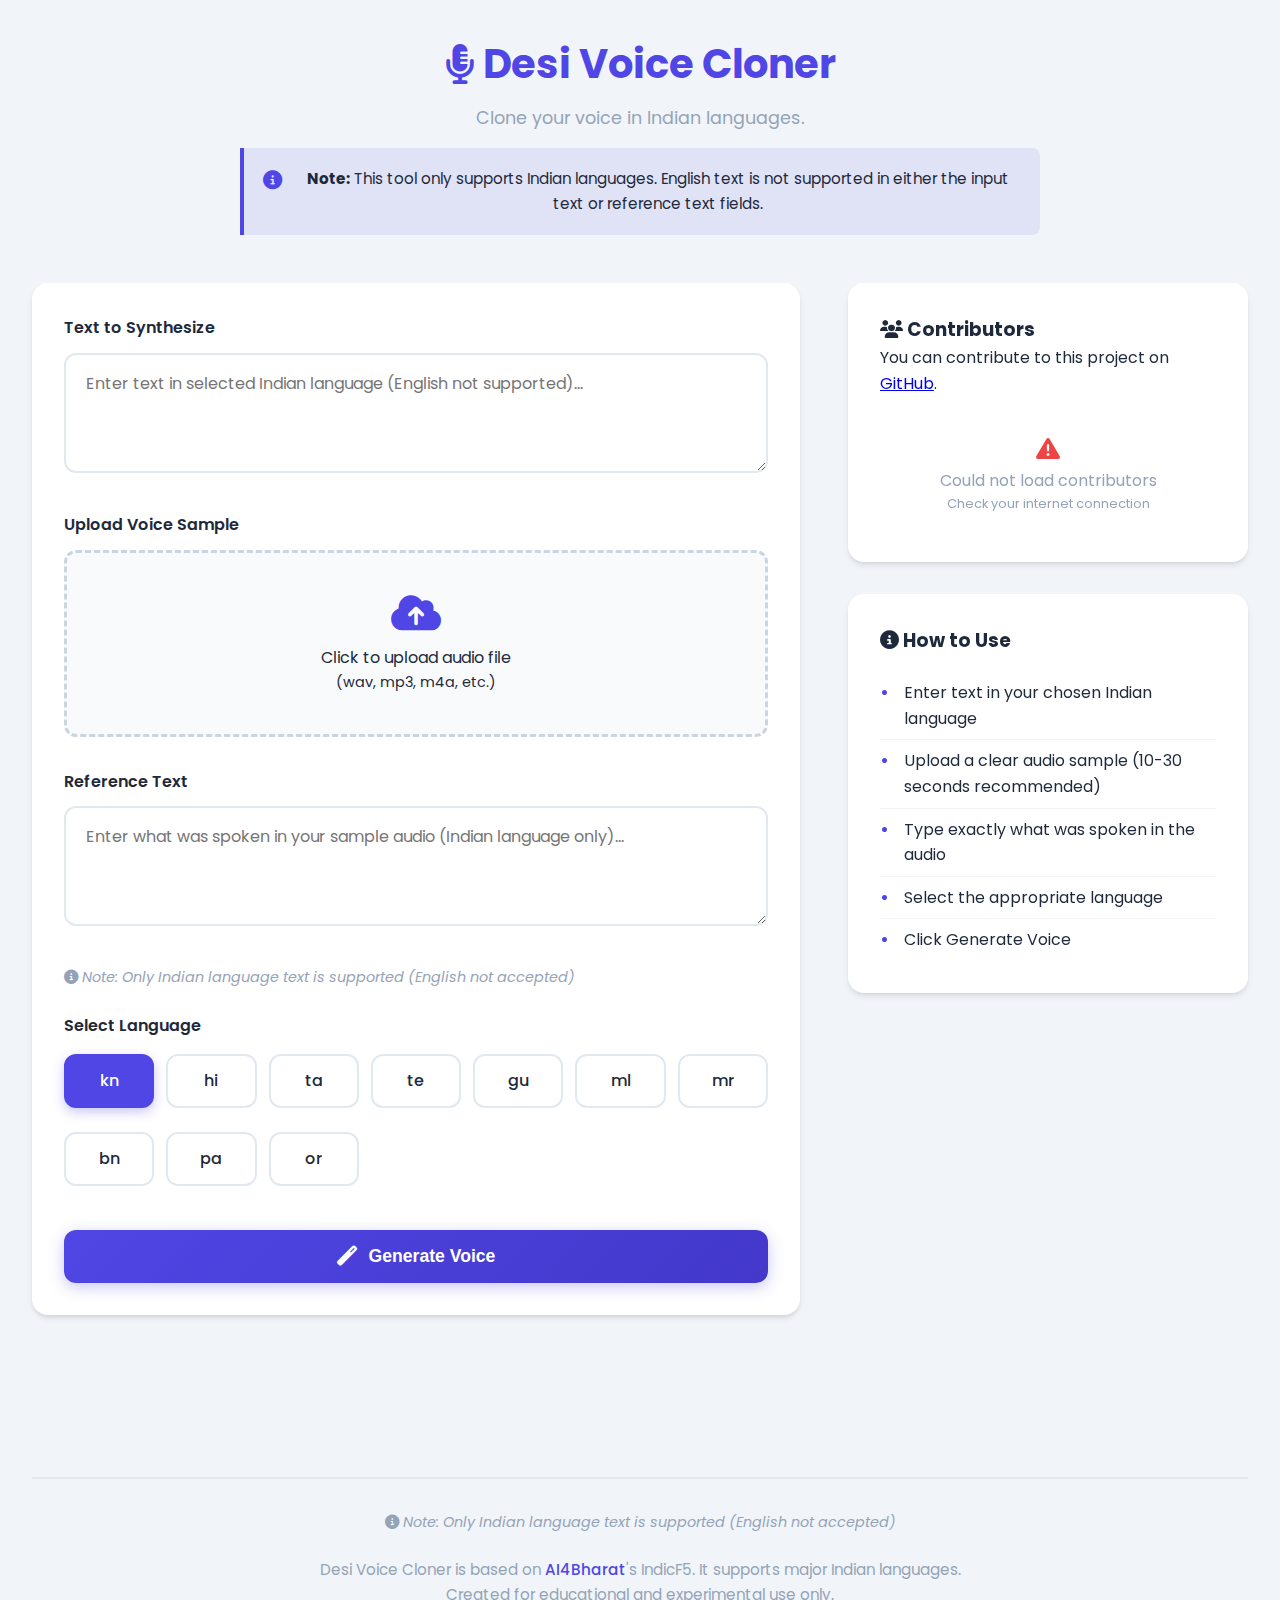
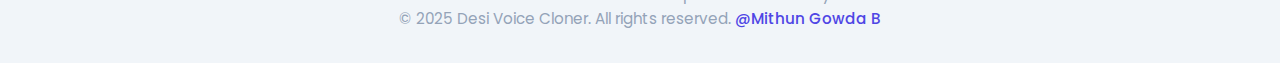
<file: templates/index.html>
<!DOCTYPE html>
<html lang="en">
<head>
  <meta charset="UTF-8">
  <meta name="viewport" content="width=device-width, initial-scale=1.0">
  <title>Desi Voice Cloner</title>
  <link href="https://fonts.googleapis.com/css2?family=Poppins:wght@300;400;500;600;700&display=swap" rel="stylesheet">
  <link rel="stylesheet" href="https://cdnjs.cloudflare.com/ajax/libs/font-awesome/6.4.0/css/all.min.css">
  <link rel="stylesheet" href="/static/css/style.css">
</head>
<body>
  <div class="container">
    <header>
      <div class="logo">
        <i class="fas fa-microphone-alt"></i>
        <h1>Desi Voice Cloner</h1>
      </div>
      <p class="subtitle">Clone your voice in Indian languages.</p>
      <div class="language-note">
        <i class="fas fa-info-circle"></i>
        <p><strong>Note:</strong> This tool only supports Indian languages. English text is not supported in either the input text or reference text fields.</p>
      </div>
    </header>

    <div class="main-content">
      <div class="form-section">
        <div class="card">
          <form id="cloneForm" method="POST" enctype="multipart/form-data" action="/synthesize">
            <div class="form-group">
              <label for="text">Text to Synthesize</label>
              <textarea id="text" name="text" class="input-field" 
              placeholder="Enter text in selected Indian language (English not supported)..." required></textarea>
            </div>

            <div class="form-group">
              <label>Upload Voice Sample</label>
              <div class="file-upload">
                <i class="fas fa-cloud-upload-alt"></i>
                <p>Click to upload audio file</p>
                <p class="small">(wav, mp3, m4a, etc.)</p>
                <input type="file" id="audioInput" name="audio" accept="audio/*" required>
              </div>
            </div>

            <div class="form-group">
              <label for="ref_text">Reference Text</label>
              <textarea id="ref_text" name="ref_text" class="input-field" 
                        placeholder="Enter what was spoken in your sample audio (Indian language only)..." required></textarea>
            </div>

            <div class="form-group">
              <p class="small" style="color: var(--gray); margin-bottom: 1.5rem; font-style: italic;">
                <i class="fas fa-info-circle"></i> Note: Only Indian language text is supported (English not accepted)
              </p>
              <label>Select Language</label>
              <div class="language-selector">
                <label class="language-option selected">
                  <input type="radio" name="language" value="kn" checked> kn
                </label>
                <label class="language-option">
                  <input type="radio" name="language" value="hi"> hi
                </label>
                <label class="language-option">
                  <input type="radio" name="language" value="ta"> ta
                </label>
                <label class="language-option">
                  <input type="radio" name="language" value="te"> te
                </label>
                <label class="language-option">
                  <input type="radio" name="language" value="gu"> gu
                </label>
                <label class="language-option">
                  <input type="radio" name="language" value="ml"> ml
                </label>
                <label class="language-option">
                  <input type="radio" name="language" value="mr"> mr
                </label>
                <label class="language-option">
                  <input type="radio" name="language" value="bn"> bn
                </label>
                <label class="language-option">
                  <input type="radio" name="language" value="pa"> pa
                </label>
                <label class="language-option">
                  <input type="radio" name="language" value="or"> or
                </label>
              </div>
            </div>

            <button type="submit" class="btn">
              <i class="fas fa-magic"></i> Generate Voice
            </button>
          </form>
        </div>

        <div id="loader">
          <div class="spinner"></div>
          <p>Cloning your voice...</p>
          <p class="small">This may take a few moments</p>
        </div>

        <div id="result">
          <div class="result-card">
            <div class="result-header">
              <i class="fas fa-check-circle"></i>
              <h3>Voice Clone Generated!</h3>
            </div>
            <audio controls></audio>
            <a href="#" class="download-btn" download>
              <i class="fas fa-download"></i> Download Output
            </a>
          </div>
        </div>
      </div>

      <div class="sidebar">
        <div class="card">
          <h3><i class="fas fa-users"></i> Contributors</h3>
          <p>You can contribute to this project on <a href="https://github.com/mithun50/DVCloner" target="_blank">GitHub</a>.</p>
          <div id="contributors" class="contributors"></div>
        </div>

        <div class="card info-card">
          <h3><i class="fas fa-info-circle"></i> How to Use</h3>
          <ul>
            <li>Enter text in your chosen Indian language</li>
            <li>Upload a clear audio sample (10-30 seconds recommended)</li>
            <li>Type exactly what was spoken in the audio</li>
            <li>Select the appropriate language</li>
            <li>Click Generate Voice</li>
          </ul>
        </div>

        <div class="card features-card">
          <h3><i class="fas fa-star"></i> Features</h3>
          <div class="feature-list">
            <div class="feature-item">
              <i class="fas fa-language"></i>
              <span>10+ Indian Languages</span>
            </div>
            <div class="feature-item">
              <i class="fas fa-microphone"></i>
              <span>High Quality Voice Cloning</span>
            </div>
            <div class="feature-item">
              <i class="fas fa-download"></i>
              <span>Instant Download</span>
            </div>
            <div class="feature-item">
              <i class="fas fa-shield-alt"></i>
              <span>Privacy Focused</span>
            </div>
          </div>
        </div>
      </div>
    </div>

    <footer>
      <p class="small" style="color: var(--gray); margin-bottom: 1.5rem; font-style: italic;">
        <i class="fas fa-info-circle"></i> Note: Only Indian language text is supported (English not accepted)
      </p>
      <p>Desi Voice Cloner is based on <a href="https://ai4bharat.org/" target="_blank">AI4Bharat</a>'s IndicF5. It supports major Indian languages.</p>
      <p>Created for educational and experimental use only.</p>
      <p>© 2025 Desi Voice Cloner. All rights reserved. <a href="https://github.com/mithun50/" target="_blank">@Mithun Gowda B</a></p>
    </footer>
  </div>

  <script src="/static/script/script.js"></script>
</body>
</html>
</file>
<file: static/css/style.css>
:root {
  --primary: #4f46e5;
  --primary-dark: #4338ca;
  --secondary: #f59e0b;
  --dark: #1e293b;
  --light: #f8fafc;
  --gray: #94a3b8;
  --success: #10b981;
  --error: #ef4444;
}

* {
  margin: 0;
  padding: 0;
  box-sizing: border-box;
}

body {
  font-family: 'Poppins', sans-serif;
  background-color: #f1f5f9;
  color: var(--dark);
  line-height: 1.6;
}

.container {
  max-width: 1400px;
  margin: 0 auto;
  padding: 2rem;
}

header {
  text-align: center;
  margin-bottom: 3rem;
  position: relative;
}

.logo {
  display: flex;
  align-items: center;
  justify-content: center;
  gap: 0.5rem;
  margin-bottom: 0.5rem;
}

.logo i {
  color: var(--primary);
  font-size: 2.5rem;
}

h1 {
  font-size: 2.5rem;
  color: var(--primary);
  font-weight: 700;
}

.subtitle {
  color: var(--gray);
  margin-bottom: 1rem;
  font-size: 1.1rem;
}

.language-note {
  background-color: rgba(79, 70, 229, 0.1);
  border-left: 4px solid var(--primary);
  padding: 1.2rem;
  margin: 0 auto 2rem;
  max-width: 800px;
  display: flex;
  gap: 0.8rem;
  border-radius: 0 0.5rem 0.5rem 0;
}

.language-note i {
  color: var(--primary);
  font-size: 1.2rem;
  margin-top: 0.2rem;
}

.language-note p {
  margin: 0;
  font-size: 0.95rem;
  color: var(--dark);
}

/* Desktop Layout */
.main-content {
  display: grid;
  grid-template-columns: 1fr 400px;
  gap: 3rem;
  align-items: start;
}

.form-section {
  width: 100%;
}

.sidebar {
  position: sticky;
  top: 2rem;
}

.card {
  background: white;
  border-radius: 1rem;
  box-shadow: 0 4px 6px -1px rgba(0, 0, 0, 0.1), 0 2px 4px -1px rgba(0, 0, 0, 0.06);
  padding: 2rem;
  margin-bottom: 2rem;
  transition: transform 0.3s ease, box-shadow 0.3s ease;
}

.card:hover {
  transform: translateY(-2px);
  box-shadow: 0 8px 25px -5px rgba(0, 0, 0, 0.1), 0 4px 6px -2px rgba(0, 0, 0, 0.05);
}

.info-card ul {
  list-style: none;
  padding: 0;
  margin-top: 1rem;
}

.info-card li {
  padding: 0.5rem 0;
  border-bottom: 1px solid #f1f5f9;
  position: relative;
  padding-left: 1.5rem;
}

.info-card li:before {
  content: "•";
  color: var(--primary);
  font-weight: bold;
  position: absolute;
  left: 0;
}

.info-card li:last-child {
  border-bottom: none;
}

.features-card .feature-list {
  display: grid;
  gap: 1rem;
  margin-top: 1rem;
}

.feature-item {
  display: flex;
  align-items: center;
  gap: 0.75rem;
  padding: 0.75rem;
  background: rgba(79, 70, 229, 0.05);
  border-radius: 0.5rem;
  transition: all 0.3s ease;
}

.feature-item:hover {
  background: rgba(79, 70, 229, 0.1);
  transform: translateX(5px);
}

.feature-item i {
  color: var(--primary);
  font-size: 1.2rem;
  width: 20px;
  text-align: center;
}

.form-group {
  margin-bottom: 2rem;
}

label {
  display: block;
  margin-bottom: 0.75rem;
  font-weight: 600;
  color: var(--dark);
  font-size: 1rem;
}

.input-field {
  width: 100%;
  padding: 1rem 1.25rem;
  border: 2px solid #e2e8f0;
  border-radius: 0.75rem;
  font-family: inherit;
  font-size: 1rem;
  transition: all 0.3s ease;
  background: white;
}

.input-field:focus {
  outline: none;
  border-color: var(--primary);
  box-shadow: 0 0 0 4px rgba(79, 70, 229, 0.1);
  transform: translateY(-2px);
}

textarea.input-field {
  min-height: 120px;
  resize: vertical;
}

.file-upload {
  position: relative;
  display: flex;
  flex-direction: column;
  align-items: center;
  padding: 2.5rem;
  border: 3px dashed #cbd5e1;
  border-radius: 0.75rem;
  background: #f8fafc;
  cursor: pointer;
  transition: all 0.3s ease;
}

.file-upload:hover {
  border-color: var(--primary);
  background: rgba(79, 70, 229, 0.05);
  transform: translateY(-2px);
}

.file-upload i {
  font-size: 2.5rem;
  color: var(--primary);
  margin-bottom: 0.75rem;
}

.file-upload input {
  position: absolute;
  width: 100%;
  height: 100%;
  opacity: 0;
  cursor: pointer;
}

.language-selector {
  display: grid;
  grid-template-columns: repeat(auto-fill, minmax(90px, 1fr));
  gap: 0.75rem;
  margin-top: 1rem;
}

.language-option {
  padding: 0.75rem;
  border: 2px solid #e2e8f0;
  border-radius: 0.75rem;
  text-align: center;
  cursor: pointer;
  transition: all 0.3s ease;
  font-weight: 500;
  background: white;
}

.language-option:hover {
  border-color: var(--primary);
  background: rgba(79, 70, 229, 0.05);
  transform: translateY(-2px);
}

.language-option.selected {
  background-color: var(--primary);
  color: white;
  border-color: var(--primary);
  box-shadow: 0 4px 12px rgba(79, 70, 229, 0.3);
}

.language-option input {
  display: none;
}

.btn {
  background: linear-gradient(135deg, var(--primary) 0%, var(--primary-dark) 100%);
  color: white;
  border: none;
  border-radius: 0.75rem;
  padding: 1rem 2rem;
  font-size: 1.1rem;
  font-weight: 600;
  cursor: pointer;
  transition: all 0.3s ease;
  display: inline-flex;
  align-items: center;
  justify-content: center;
  gap: 0.75rem;
  width: 100%;
  box-shadow: 0 4px 15px rgba(79, 70, 229, 0.3);
}

.btn:hover {
  background: linear-gradient(135deg, var(--primary-dark) 0%, #3730a3 100%);
  transform: translateY(-3px);
  box-shadow: 0 8px 25px rgba(79, 70, 229, 0.4);
}

.btn:active {
  transform: translateY(-1px);
}

.btn i {
  font-size: 1.25rem;
}

#loader {
  display: none;
  text-align: center;
  padding: 2rem;
  background: rgba(255, 255, 255, 0.95);
  border-radius: 1rem;
  margin-bottom: 2rem;
  box-shadow: 0 4px 15px rgba(0, 0, 0, 0.1);
}

.spinner {
  width: 3rem;
  height: 3rem;
  border: 4px solid rgba(79, 70, 229, 0.2);
  border-radius: 50%;
  border-top-color: var(--primary);
  animation: spin 1s ease-in-out infinite;
  margin: 0 auto 1rem;
}

@keyframes spin {
  to { transform: rotate(360deg); }
}

#result {
  display: none;
  margin-bottom: 2rem;
}

.result-card {
  background: white;
  border-radius: 1rem;
  padding: 2rem;
  box-shadow: 0 4px 15px rgba(16, 185, 129, 0.1);
  border: 2px solid rgba(16, 185, 129, 0.2);
}

.result-header {
  display: flex;
  align-items: center;
  gap: 0.75rem;
  margin-bottom: 1.5rem;
  color: var(--success);
}

.result-header i {
  font-size: 1.5rem;
}

audio {
  width: 100%;
  margin: 1.5rem 0;
  border-radius: 0.5rem;
}

.download-btn {
  display: inline-flex;
  align-items: center;
  gap: 0.75rem;
  background: linear-gradient(135deg, var(--success) 0%, #0d9e6e 100%);
  color: white;
  padding: 0.75rem 1.5rem;
  border-radius: 0.75rem;
  text-decoration: none;
  transition: all 0.3s ease;
  font-weight: 500;
  box-shadow: 0 4px 15px rgba(16, 185, 129, 0.3);
}

.download-btn:hover {
  background: linear-gradient(135deg, #0d9e6e 0%, #047857 100%);
  transform: translateY(-2px);
  box-shadow: 0 8px 25px rgba(16, 185, 129, 0.4);
}

.error-message {
  color: var(--error);
  background: rgba(239, 68, 68, 0.1);
  padding: 1.5rem;
  border-radius: 0.75rem;
  margin-bottom: 2rem;
  display: flex;
  align-items: center;
  gap: 0.75rem;
  border-left: 4px solid var(--error);
}

.error-message i {
  font-size: 1.25rem;
}

.contributors {
  display: grid;
  grid-template-columns: repeat(auto-fill, minmax(100px, 1fr));
  gap: 1rem;
  margin-top: 1.5rem;
}

.contributor {
  display: flex;
  flex-direction: column;
  align-items: center;
  text-decoration: none;
  color: var(--dark);
  transition: all 0.3s ease;
  padding: 1rem;
  border-radius: 0.75rem;
}

.contributor:hover {
  transform: translateY(-5px);
  background: rgba(79, 70, 229, 0.05);
}

.contributor img {
  width: 70px;
  height: 70px;
  border-radius: 50%;
  object-fit: cover;
  margin-bottom: 0.75rem;
  border: 3px solid var(--primary);
  transition: all 0.3s ease;
}

.contributor:hover img {
  border-color: var(--primary-dark);
  box-shadow: 0 4px 15px rgba(79, 70, 229, 0.3);
}

.contributor p {
  font-size: 0.9rem;
  text-align: center;
  font-weight: 500;
}

footer {
  text-align: center;
  margin-top: 4rem;
  padding-top: 2rem;
  border-top: 2px solid #e2e8f0;
  color: var(--gray);
  font-size: 0.95rem;
}

footer a {
  color: var(--primary);
  text-decoration: none;
  font-weight: 500;
  transition: all 0.3s ease;
}

footer a:hover {
  text-decoration: underline;
  color: var(--primary-dark);
}

.small {
  font-size: 0.9rem;
}

/* Tablet Styles */
@media (max-width: 1024px) {
  .container {
    max-width: 900px;
    padding: 1.5rem;
  }
  
  .main-content {
    grid-template-columns: 1fr;
    gap: 2rem;
  }
  
  .sidebar {
    position: static;
  }
  
  .language-selector {
    grid-template-columns: repeat(auto-fill, minmax(80px, 1fr));
  }
}

/* Mobile Styles */
@media (max-width: 768px) {
  .container {
    padding: 1rem;
  }
  
  h1 {
    font-size: 2rem;
  }
  
  .logo i {
    font-size: 2rem;
  }
  
  .subtitle {
    font-size: 1rem;
  }
  
  .card {
    padding: 1.5rem;
  }
  
  .language-selector {
    grid-template-columns: repeat(auto-fill, minmax(70px, 1fr));
    gap: 0.5rem;
  }
  
  .language-option {
    padding: 0.5rem;
    font-size: 0.9rem;
  }
  
  .file-upload {
    padding: 2rem 1rem;
  }
  
  .contributors {
    grid-template-columns: repeat(auto-fill, minmax(80px, 1fr));
  }
  
  .contributor img {
    width: 60px;
    height: 60px;
  }
  
  .feature-list {
    gap: 0.75rem;
  }
  
  .feature-item {
    padding: 0.5rem;
    font-size: 0.9rem;
  }
}

@media (max-width: 480px) {
  .container {
    padding: 0.75rem;
  }
  
  h1 {
    font-size: 1.75rem;
  }
  
  .card {
    padding: 1rem;
  }
  
  .btn {
    padding: 0.75rem 1.5rem;
    font-size: 1rem;
  }
  
  .language-selector {
    grid-template-columns: repeat(auto-fill, minmax(60px, 1fr));
  }
}
</file>
